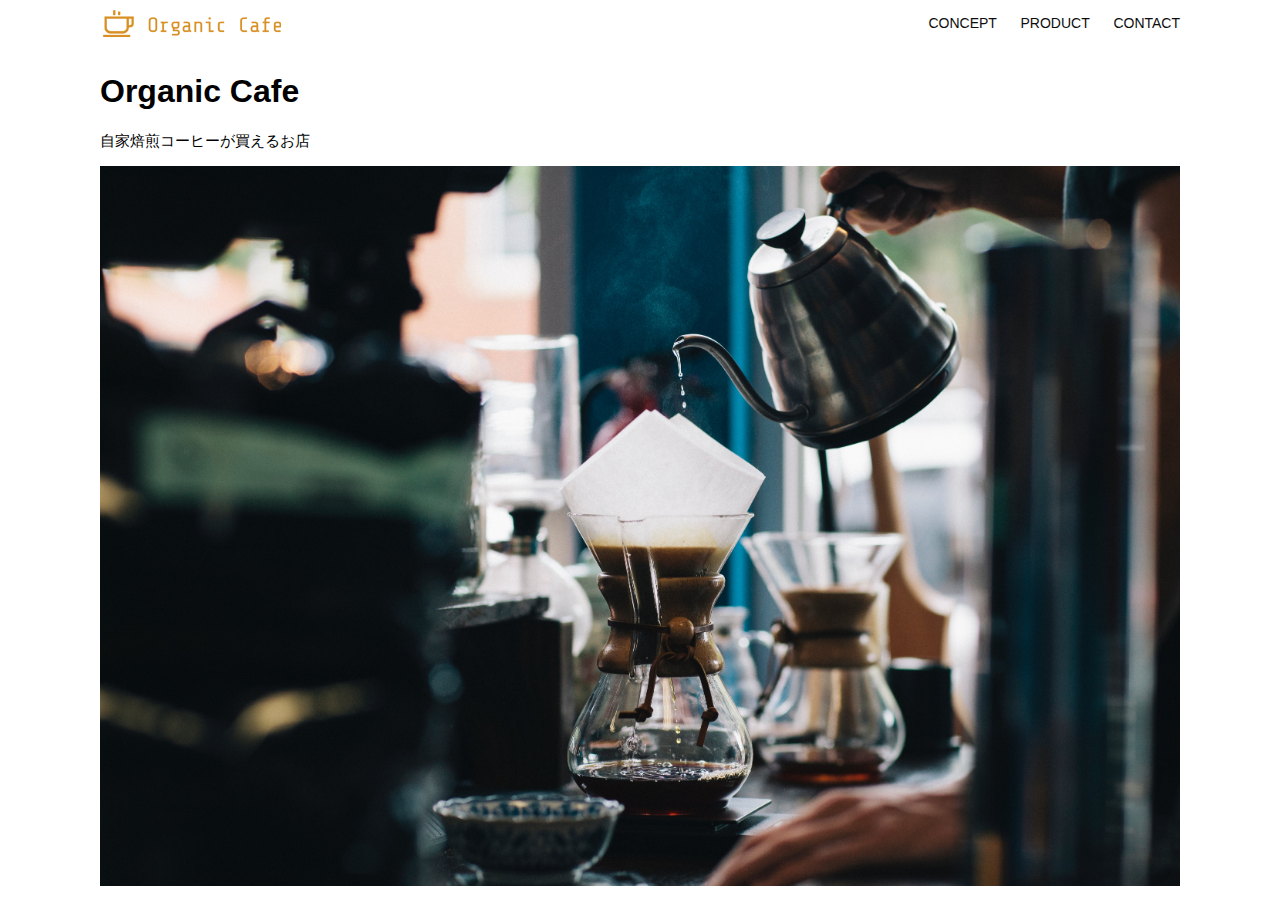
<file: html-css-kadai_013/index.html>
<!DOCTYPE html>
<html>
  <head>
    <title>Organic Cafe</title>
    <meta charset="UTF-8" />
    <meta
      name="description"
      content="自家焙煎のコーヒーがお家で楽しめるOrganic Cafe"
    />
    <meta name="viewport" content="width=device-width, initial-scale=1.0" />
    <link rel="stylesheet" href="style.css" />
  </head>
  <body>
    <!-- ヘッダー -->
    <header>
      <!-- ロゴ -->
      <a href="index.html" id="logo"
        ><img src="images/logo.png" alt="トップページに戻る"
      /></a>

      <!-- PC用ナビゲーション -->
      <nav id="nav-pc">
        <a href="index.html#concept">CONCEPT</a>
        <a href="index.html#product">PRODUCT</a>
        <a href="index.html#contact">CONTACT</a>
      </nav>



      <img id="menu-sp" src="images/button-menu.png" alt="ナビゲーションを開く" onclick="document.getElementById('nav-sp').style.display = 'block'">
      <nav id="nav-sp">
        <img id="close" src="images/button-close.png" alt="ナビゲーションを閉じる" onclick="document.getElementById('nav-sp').style.display = 'none'">
        <a id="logo-sp" href="index.html" onclick="document.getElementById('nav-sp').style.display = 'none'"><img 
          src="images/logo-sp.png" alt="トップページに戻る"></a>
        <a class="menu" href="index.html#concept" onclick="document.getElementById('nav-sp').style.display = 'none'">CONCEPT</a>
        <a class="menu" href="index.html#product" onclick="document.getElementById('nav-sp').style.display = 'none'">PRODUCT</a>
        <a class="menu" href="index.html#contact" onclick="document.getElementById('nav-sp').style.display = 'none'">CONTACT</a>       
      </nav>
    </header>
    <main>
      <article>
        <!-- メインビジュアル -->
        <section id="main-visual">
          <div id="main-message">
            <h1>Organic Cafe</h1>
            <p>自家焙煎コーヒーが買えるお店</p>
          </div>
          <img
            src="images/main-image.jpg"
            alt="コーヒーをハンドドリップで淹れる画像"
          />
        </section>
      </article>
    </main>
  </body>
</html>
</file>
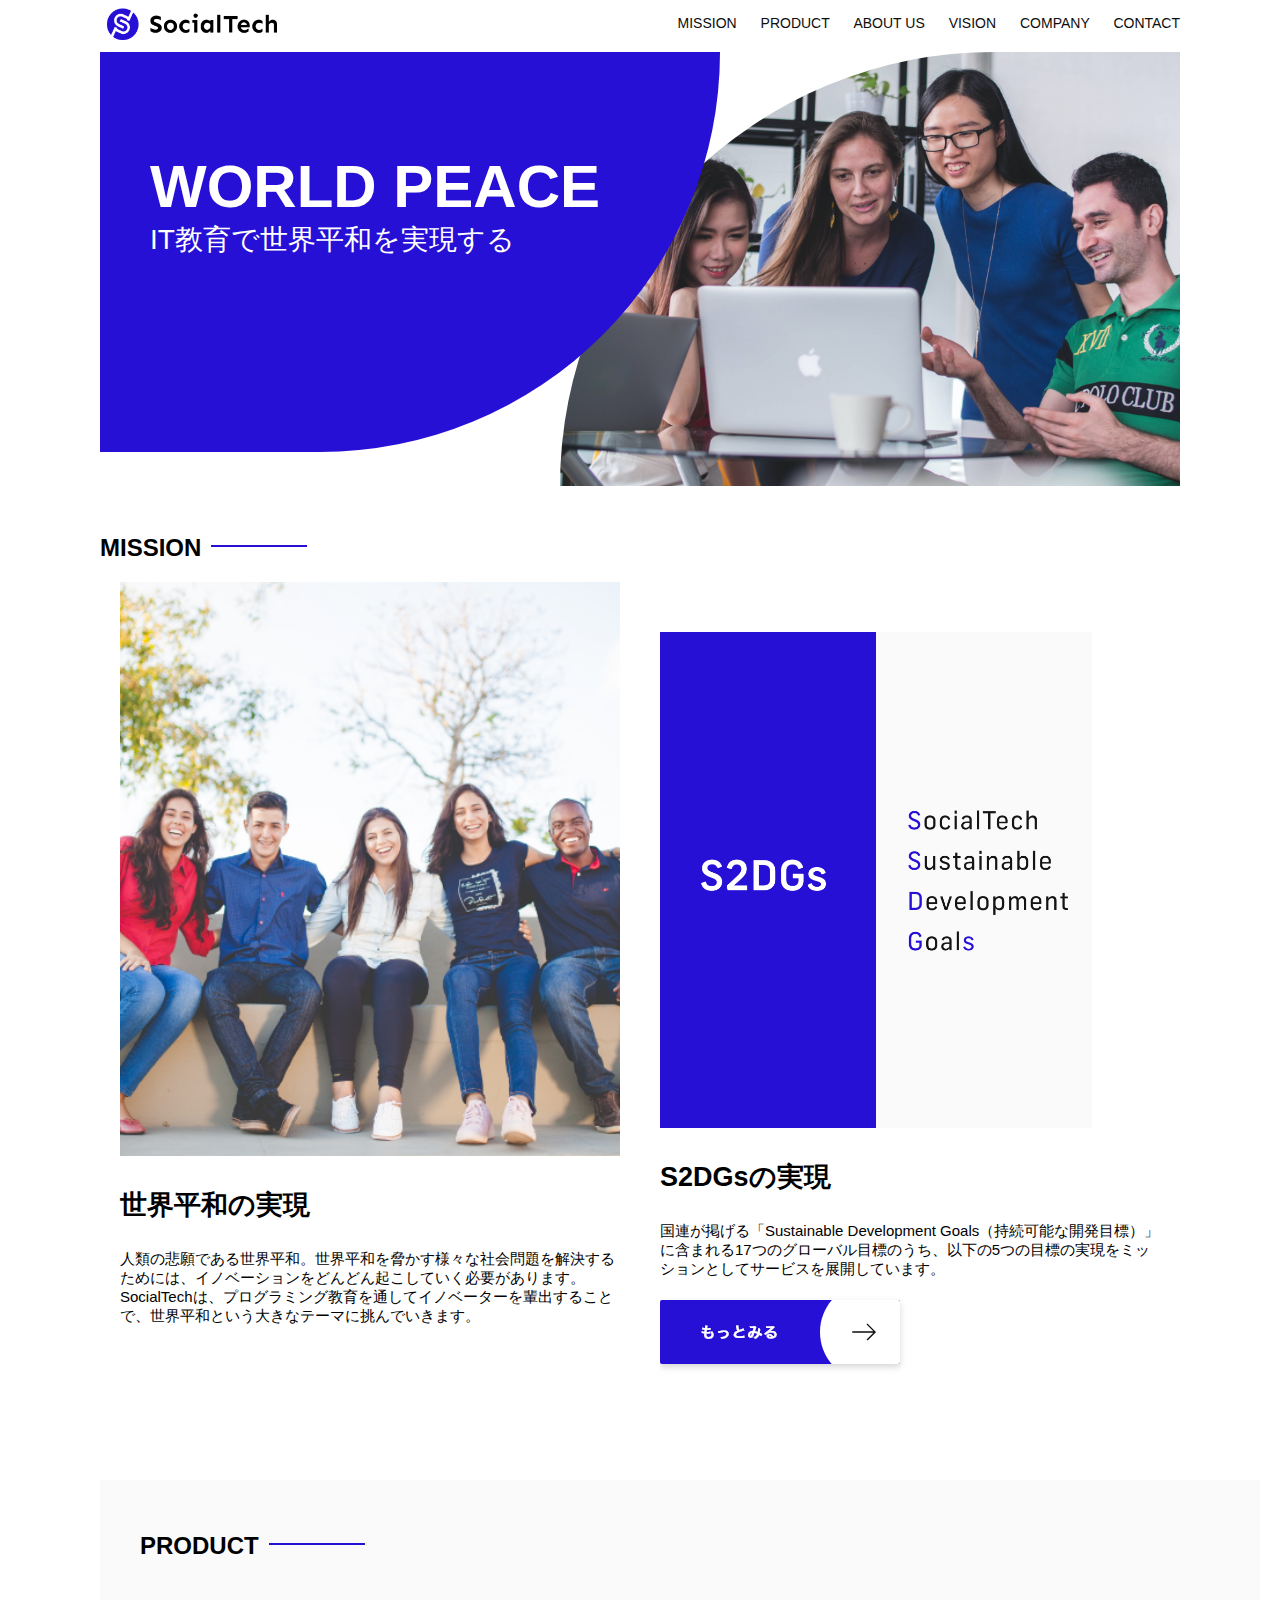
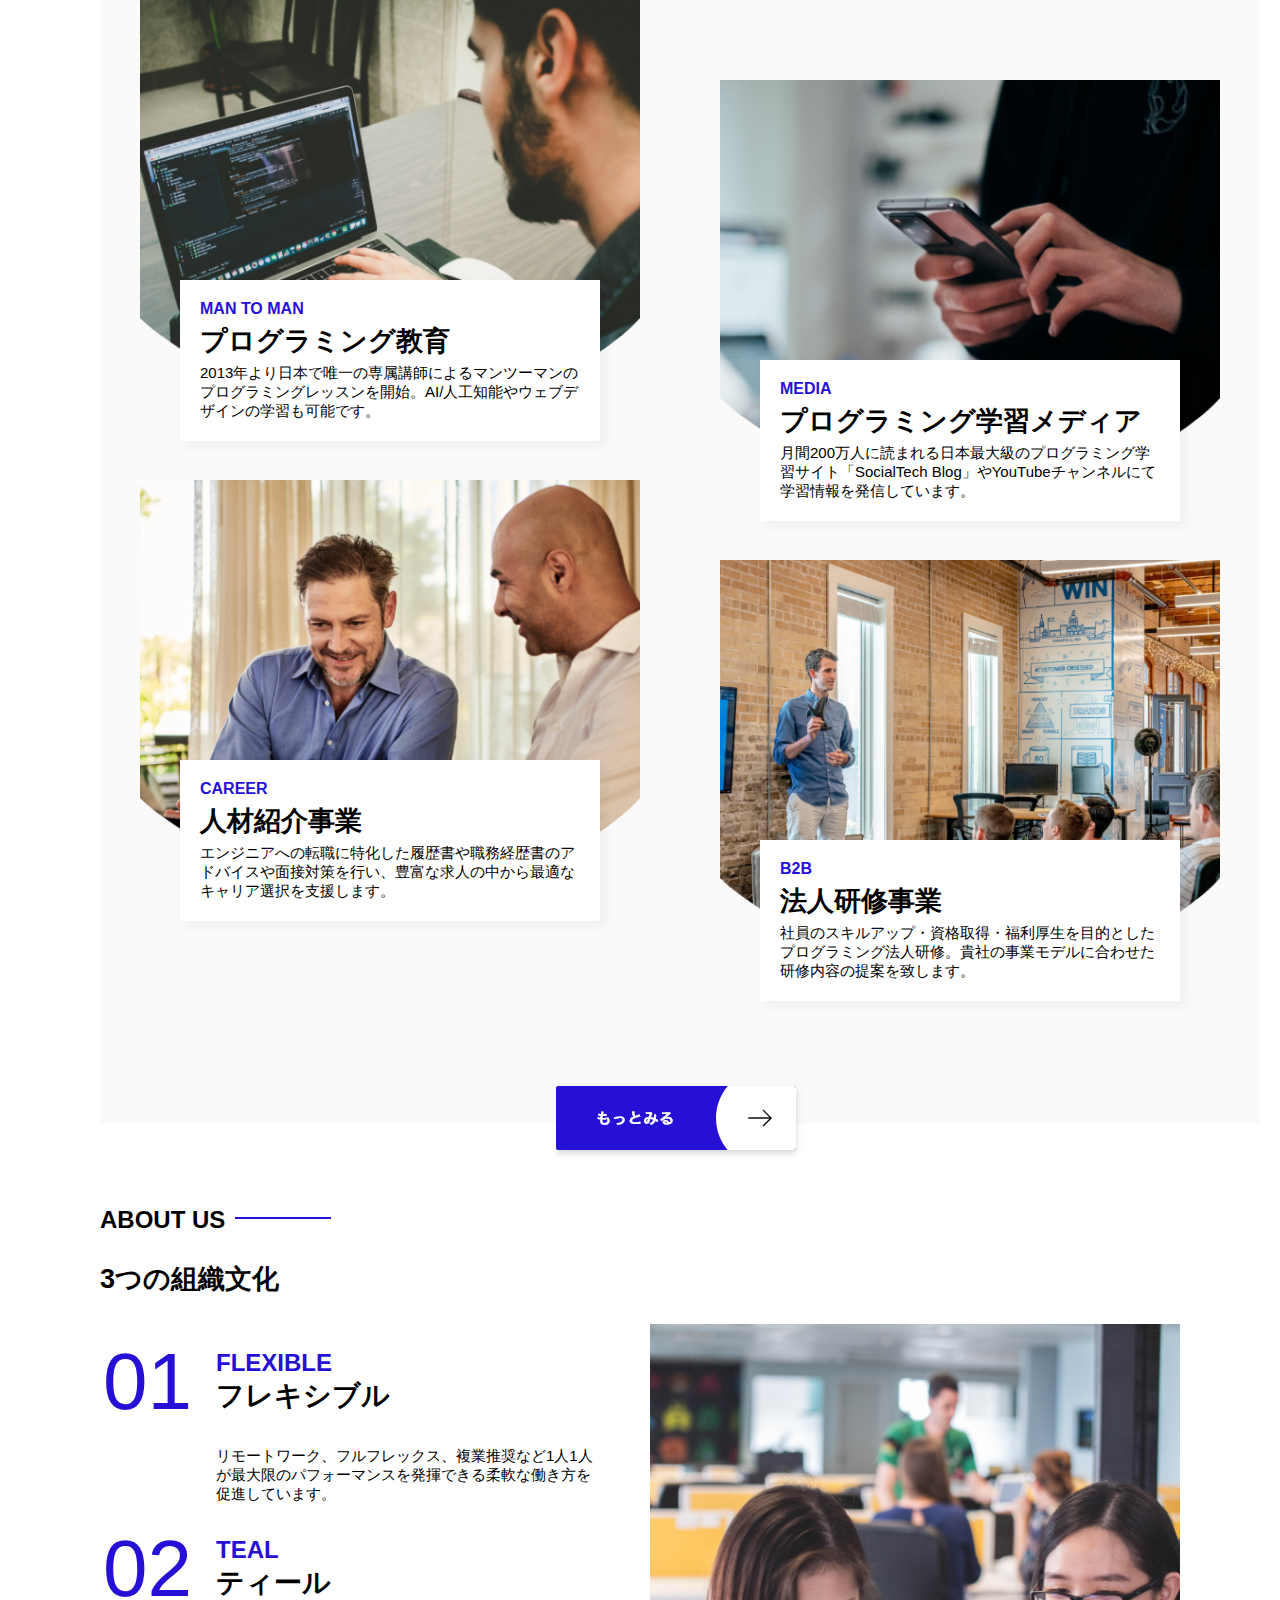
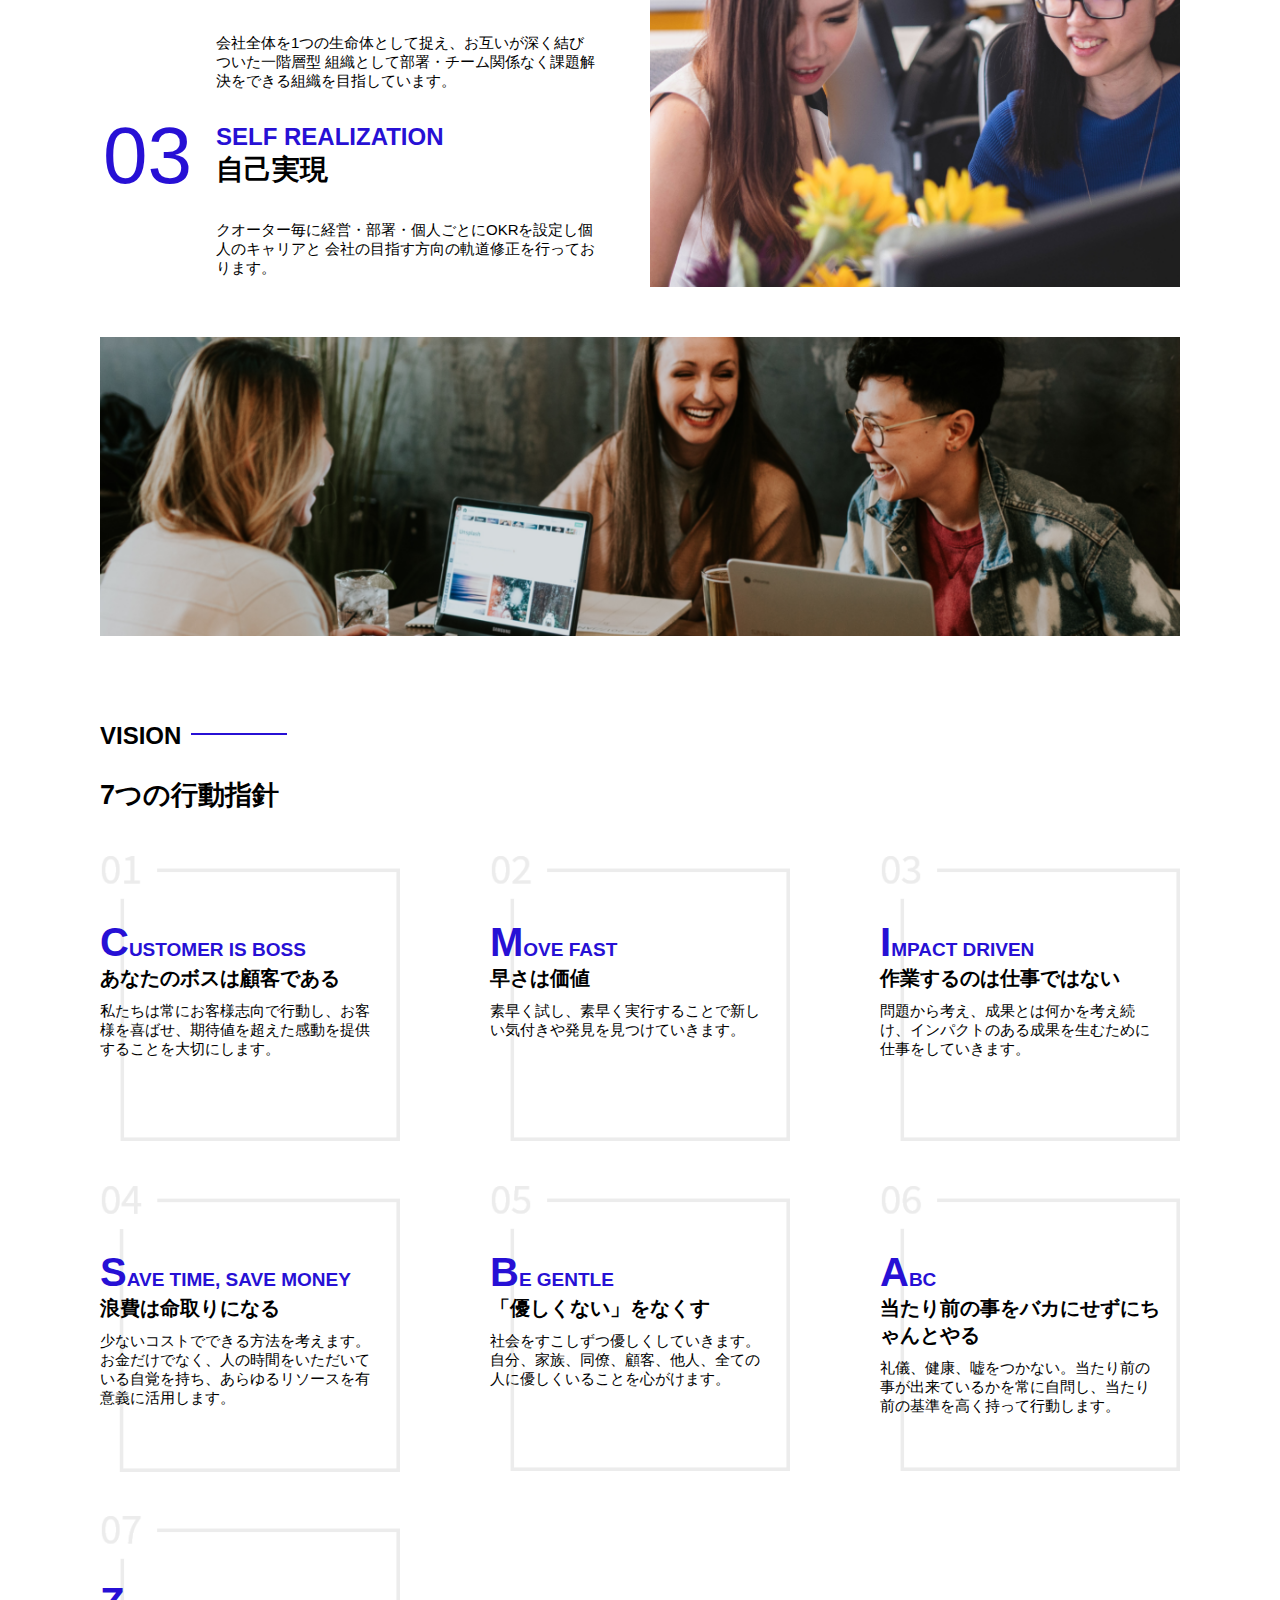
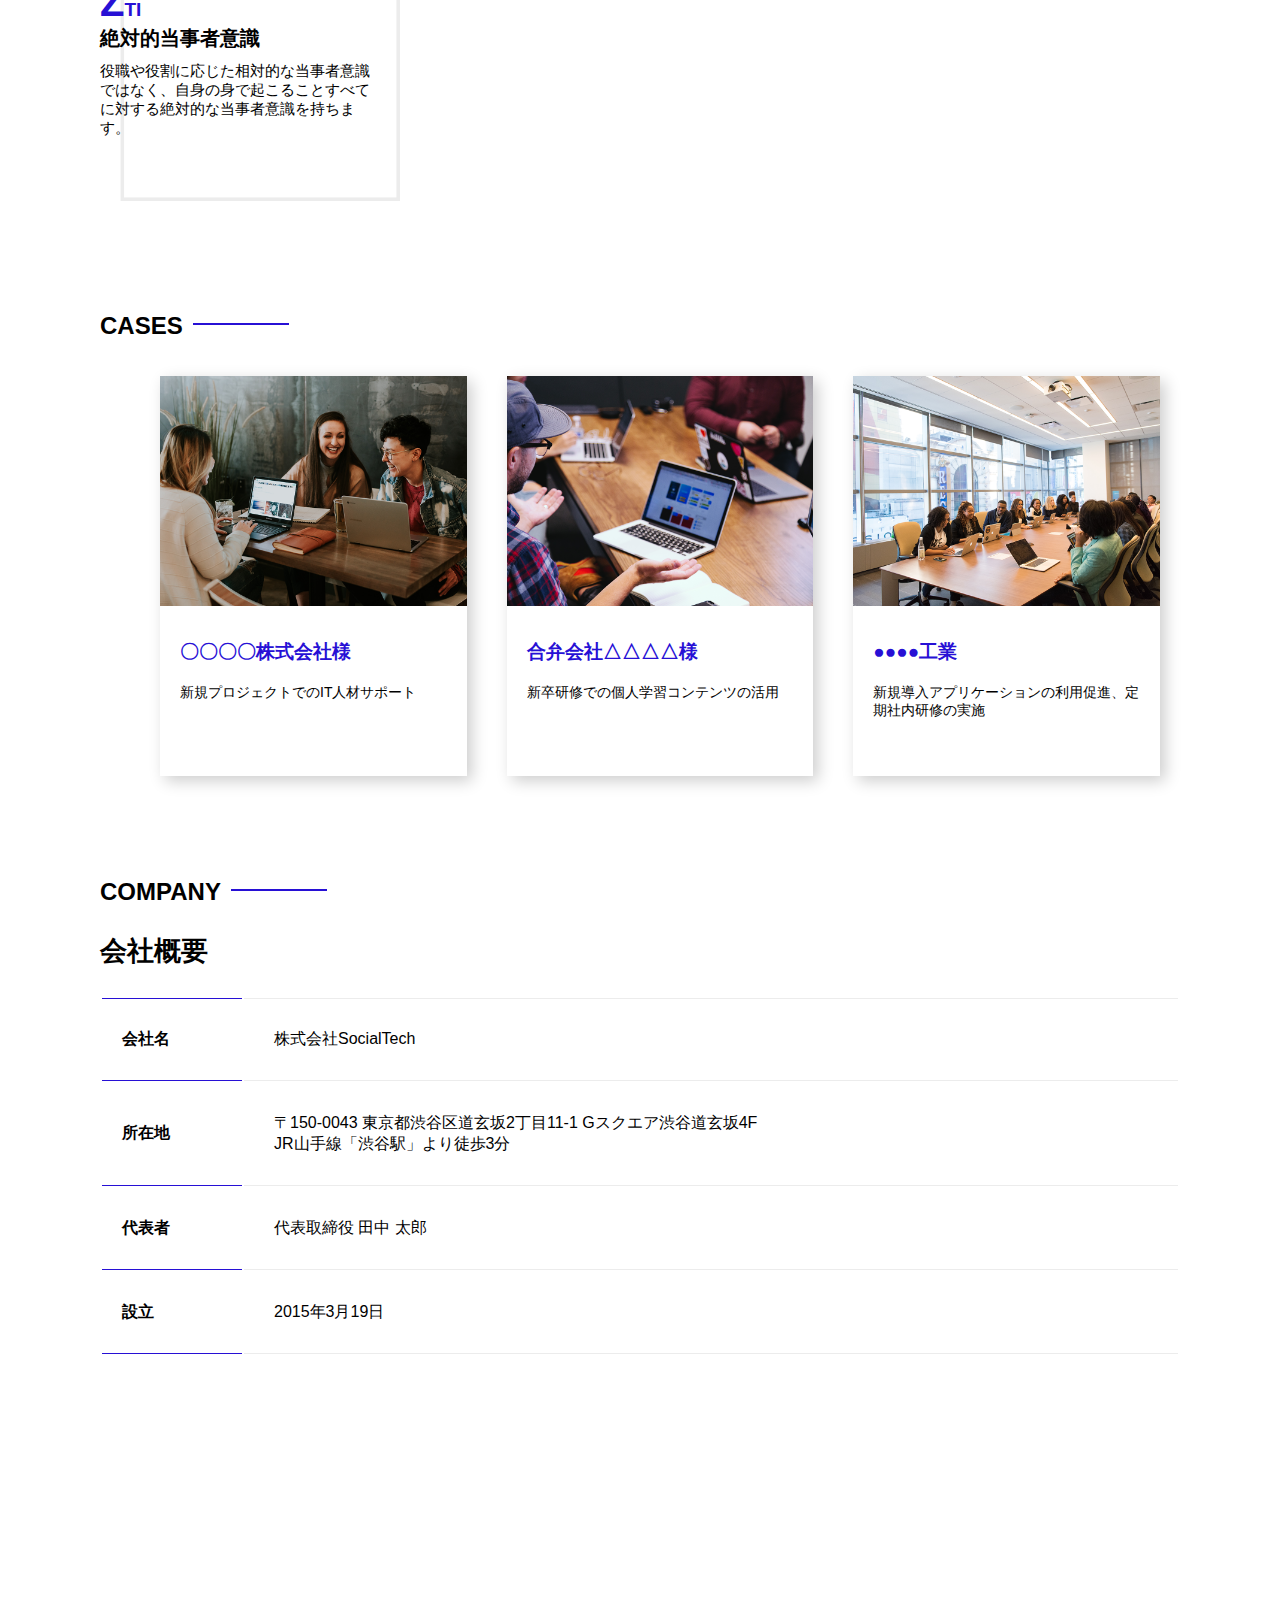
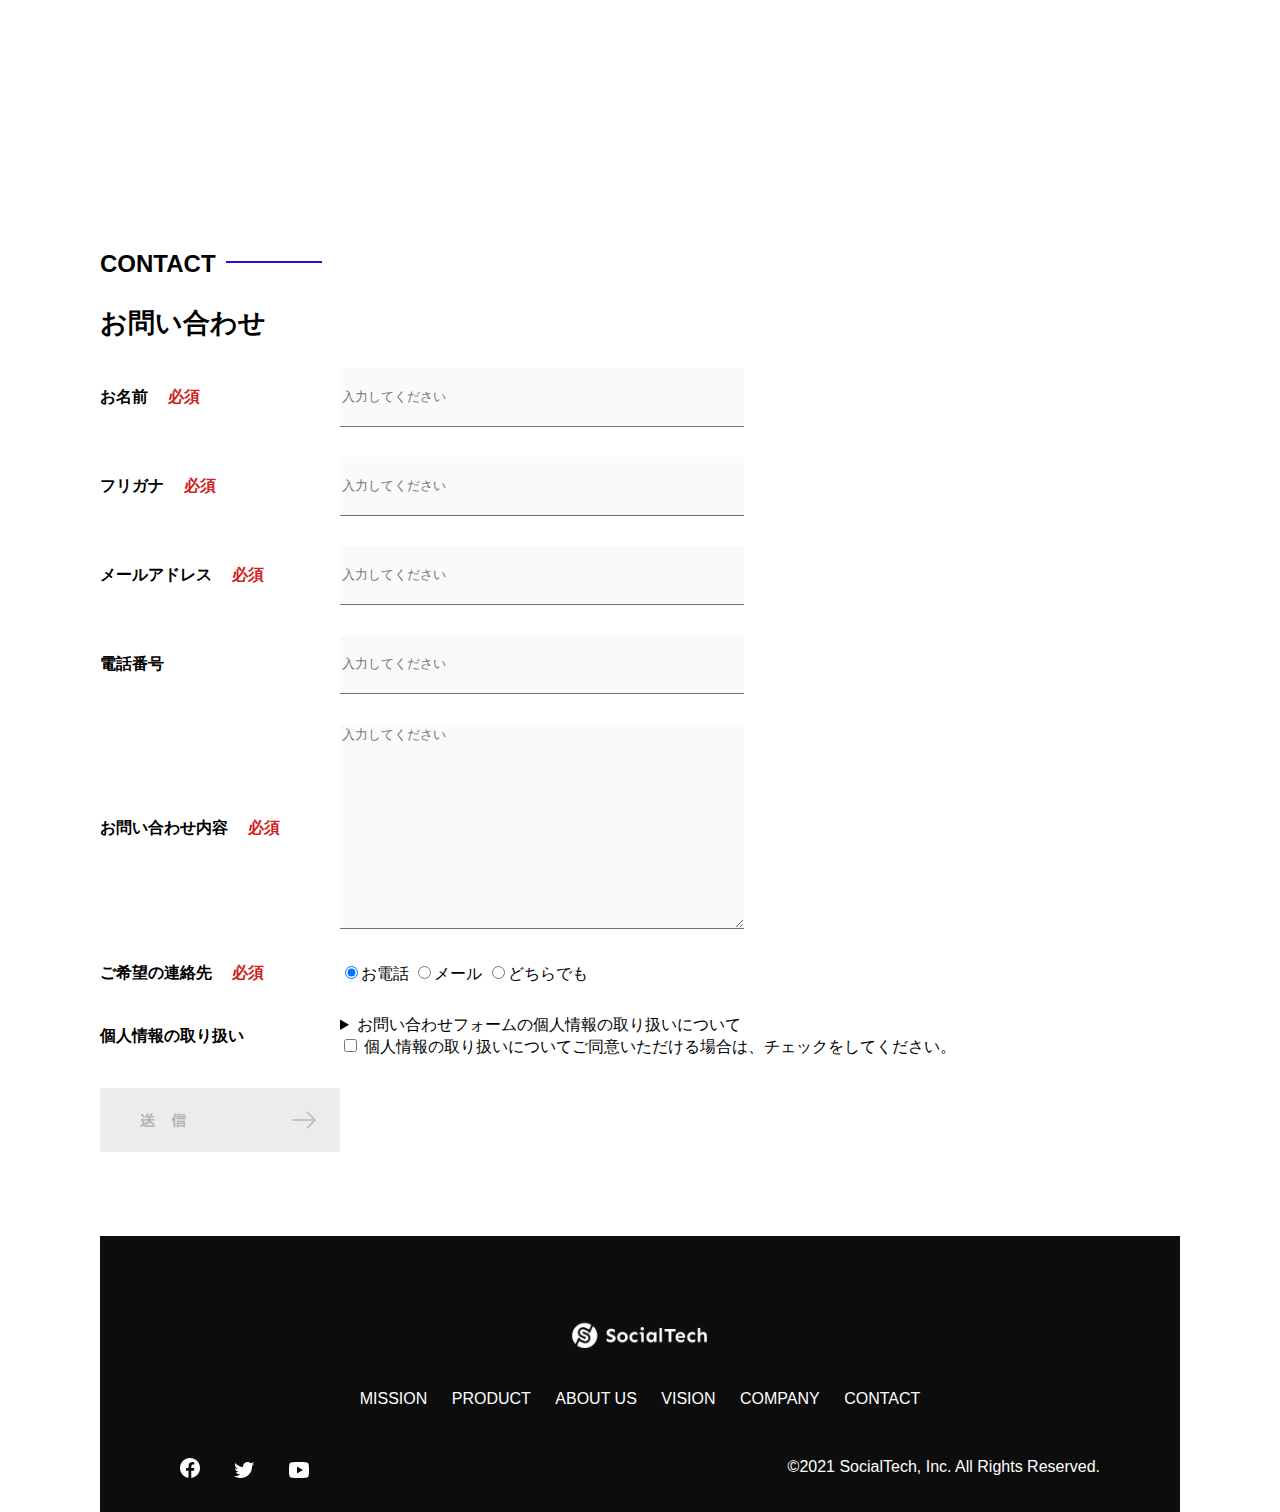
<file: kadai_012/socialtech-kadai_012/index.html>
<!DOCTYPE html>
<html>
  <head>
    <title>SocialTech</title>
    <meta charset="UTF-8" />
    <meta
      name="description"
      content="SocialTechはEdTech業界のリーディングカンパニーを目指します。"
    />
    <meta name="viewport" content="width=device-width, initial-scale=1.0" />
    <link rel="stylesheet" href="style.css" />
  </head>
  <body>
    <!-- ヘッダー -->
    <header>
      <!-- ロゴ -->
      <a href="index.html" id="logo"
        ><img src="images/logo.png" alt="トップページに戻る"
      /></a>

      <!-- PC用ナビゲーション -->
      <nav id="nav-pc">
        <a href="mission.html">MISSION</a>
        <a href="product.html">PRODUCT</a>
        <a href="index.html#aboutus">ABOUT US</a>
        <a href="index.html#vision">VISION</a>
        <a href="index.html#company">COMPANY</a>
        <a href="index.html#contact">CONTACT</a>
      </nav>
    </header>
    <main>
      <article>
        <!-- メインビジュアル -->
        <section id="main-visual">
          <div id="main-message">
            <h1>WORLD PEACE</h1>
            <p>IT教育で世界平和を実現する</p>
          </div>
          <img
            src="images/index/index-main.png"
            alt="PCの周りに集まる多国籍の仲間たち"
          />
        </section>
        <!--ミッション-->
        <section id="mission">
          <h2 class="index-h2">MISSION</h2>
          <div id="mission-flex">
            <div>
              <img
                id="mission-photo"
                src="images/index/index-mission.png"
                alt="屋外のベンチで写真を撮影する多国籍の仲間たち"
              />
              <h3>世界平和の実現</h3>
              <p>
                人類の悲願である世界平和。世界平和を脅かす様々な社会問題を解決するためには、イノベーションをどんどん起こしていく必要があります。SocialTechは、プログラミング教育を通してイノベーターを輩出することで、世界平和という大きなテーマに挑んでいきます。
              </p>
            </div>
            <div>
              <img id="s2dgs" src="images/index/s2dgs.png" alt="S2DGs" />
              <h3>S2DGsの実現</h3>
              <p>
                国連が掲げる「Sustainable Development
                Goals（持続可能な開発目標）」に含まれる17つのグローバル目標のうち、以下の5つの目標の実現をミッションとしてサービスを展開しています。
              </p>
              <a href="mission.html">
                <img src="images/button-more.png" alt="もっとみる" />
              </a>
            </div>
          </div>
        </section>
        <!-- プロダクト -->
        <section id="product">
          <h2 class="index-h2">PRODUCT</h2>
          <div>
            <div id="product-left">
              <div>
                <img
                  class="product-photo"
                  src="images/index/index-mantoman.png"
                  alt="PCでコードを書く男性"
                />
                <div class="product-explain">
                  <span>MAN TO MAN</span>
                  <h3>プログラミング教育</h3>
                  <p>
                    2013年より日本で唯一の専属講師によるマンツーマンのプログラミングレッスンを開始。AI/人工知能やウェブデザインの学習も可能です。
                  </p>
                </div>
              </div>
              <div>
                <img
                  class="product-photo"
                  src="images/index/index-career.png"
                  alt="笑顔で話し合う2人の男性"
                />
                <div class="product-explain">
                  <span>CAREER</span>
                  <h3>人材紹介事業</h3>
                  <p>
                    エンジニアへの転職に特化した履歴書や職務経歴書のアドバイスや面接対策を行い、豊富な求人の中から最適なキャリア選択を支援します。
                  </p>
                </div>
              </div>
            </div>
            <div id="product-right">
              <div>
                <img
                  class="product-photo"
                  src="images/index/index-media.png"
                  alt="スマートフォンを操作する人"
                />
                <div class="product-explain">
                  <span>MEDIA</span>
                  <h3>プログラミング学習メディア</h3>
                  <p>
                    月間200万人に読まれる日本最大級のプログラミング学習サイト「SocialTech
                    Blog」やYouTubeチャンネルにて学習情報を発信しています。
                  </p>
                </div>
              </div>
              <div>
                <img
                  class="product-photo"
                  src="images/index/index-b2b.png"
                  alt="講演中の男性とそれを聴く人々"
                />
                <div class="product-explain">
                  <span>B2B</span>
                  <h3>法人研修事業</h3>
                  <p>
                    社員のスキルアップ・資格取得・福利厚生を目的としたプログラミング法人研修。貴社の事業モデルに合わせた研修内容の提案を致します。
                  </p>
                </div>
              </div>
            </div>
          </div>
          <div>
            <a id="product-more" href="product.html">
              <img src="images/button-more.png" alt="もっとみる" />
            </a>
          </div>
        </section>
        <!---ABOUT US-->
        <section id="aboutus">
          <h2 class="index-h2">ABOUT US</h2>
          <h3>3つの組織文化</h3>
          <div>
            <table class="culture-table">
              <tr>
                <td>
                  <span class="culture-num">01</span>
                </td>
                <td>
                  <span class="culture-en">FLEXIBLE</span>
                  <span class="culture-jp">フレキシブル</span>
                </td>
              </tr>
              <tr>
                <td>
                  <!--空のセル-->
                </td>
                <td>
                  <p class="culture-description">
                    リモートワーク、フルフレックス、複業推奨など1人1人が最大限のパフォーマンスを発揮できる柔軟な働き方を促進しています。
                  </p>
                </td>
              </tr>
              <tr>
                <td>
                  <span class="culture-num">02</span>
                </td>
                <td>
                  <span class="culture-en">TEAL</span>
                  <span class="culture-jp">ティール</span>
                </td>
              </tr>
              <tr>
                <td>
                  <!--空のセル-->
                </td>
                <td>
                  <p class="culture-description">
                    会社全体を1つの生命体として捉え、お互いが深く結びついた一階層型
                    組織として部署・チーム関係なく課題解決をできる組織を目指しています。
                  </p>
                </td>
              </tr>
              <tr>
                <td>
                  <span class="culture-num">03</span>
                </td>
                <td>
                  <span class="culture-en">SELF REALIZATION</span>
                  <span class="culture-jp">自己実現</span>
                </td>
              </tr>
              <tr>
                <td>
                  <!--空のセル-->
                </td>
                <td>
                  <p class="culture-description">
                    クオーター毎に経営・部署・個人ごとにOKRを設定し個人のキャリアと
                    会社の目指す方向の軌道修正を行っております。
                  </p>
                </td>
              </tr>
            </table>
            <img
              class="culture-img"
              src="images/index/index-aboutus1.png"
              alt="笑顔で話し合う2人の女性"
            />
          </div>
          <img
            class="culture-img2"
            src="images/index/index-aboutus2.png"
            alt="笑顔で話し合う3人の男女"
          />
        </section>
        <!-- VISION -->
        <section id="vision">
          <h2 class="index-h2">VISION</h2>
          <h3>7つの行動指針</h3>
          <div>
            <div class="vision-box">
              <img src="images/index/vision-01.png" alt="01" />
              <span>
                <h4>CUSTOMER IS BOSS</h4>
                <h5>あなたのボスは顧客である</h5>
                <p>
                  私たちは常にお客様志向で行動し、お客様を喜ばせ、期待値を超えた感動を提供することを大切にします。
                </p>
              </span>
            </div>
            <div class="vision-box">
              <img src="images/index/vision-02.png" alt="02" />
              <span>
                <h4>MOVE FAST</h4>
                <h5>早さは価値</h5>
                <p>
                  素早く試し、素早く実行することで新しい気付きや発見を見つけていきます。
                </p>
              </span>
            </div>
            <div class="vision-box">
              <img src="images/index/vision-03.png" alt="03" />
              <span>
                <h4>IMPACT DRIVEN</h4>
                <h5>作業するのは仕事ではない</h5>
                <p>
                  問題から考え、成果とは何かを考え続け、インパクトのある成果を生むために仕事をしていきます。
                </p>
              </span>
            </div>
            <div class="vision-box">
              <img src="images/index/vision-04.png" alt="04" />
              <span>
                <h4>SAVE TIME, SAVE MONEY</h4>
                <h5>浪費は命取りになる</h5>
                <p>
                  少ないコストでできる方法を考えます。お金だけでなく、人の時間をいただいている自覚を持ち、あらゆるリソースを有意義に活用します。
                </p>
              </span>
            </div>
            <div class="vision-box">
              <img src="images/index/vision-05.png" alt="05" />
              <span>
                <h4>BE GENTLE</h4>
                <h5>「優しくない」をなくす</h5>
                <p>
                  社会をすこしずつ優しくしていきます。自分、家族、同僚、顧客、他人、全ての人に優しくいることを心がけます。
                </p>
              </span>
            </div>
            <div class="vision-box">
              <img src="images/index/vision-06.png" alt="06" />
              <span>
                <h4>ABC</h4>
                <h5>当たり前の事をバカにせずにちゃんとやる</h5>
                <p>
                  礼儀、健康、嘘をつかない。当たり前の事が出来ているかを常に自問し、当たり前の基準を高く持って行動します。
                </p>
              </span>
            </div>
            <div class="vision-box">
              <img src="images/index/vision-07.png" alt="07" />
              <span>
                <h4>ZTI</h4>
                <h5>絶対的当事者意識</h5>
                <p>
                  役職や役割に応じた相対的な当事者意識ではなく、自身の身で起こることすべてに対する絶対的な当事者意識を持ちます。
                </p>
              </span>
            </div>
          </div>
        </section>
        <!-- CASES -->
        <section id="cases">
          <h2 class="index-h2">CASES</h2>
          <ul>
            <li class="case-card">
              <img class="case-img" src="images/index/case-1.png" alt="仲良く語り合う３人">
              <div class="case-info">
                <h3 class="case-name">〇〇〇〇株式会社様</h3>
                <p class="case-content">新規プロジェクトでのIT人材サポート</p>
              </div>
            </li>
            <li class="case-card">
              <img class="case-img" src="images/index/case-2.png" alt="PCでコンテンツを見る">
              <div class="case-info">
                <h3 class="case-name">合弁会社△△△△様</h3>
                <p class="case-content">新卒研修での個人学習コンテンツの活用</p>
              </div>
            </li>
            <li class="case-card">
              <img class="case-img" src="images/index/case-3.png" alt="社内研修中の会議室">
              <div class="case-info">
                <h3 class="case-name">●●●●工業</h3>
                <p class="case-content">新規導入アプリケーションの利用促進、定期社内研修の実施</p>
              </div>
            </li>
          </ul>
        </section>

        <!-- COMPANY -->
        <section id="company">
          <h2 class="index-h2">COMPANY</h2>
          <h3>会社概要</h3>
          <table id="company-table">
            <tr>
              <th class="tableheader-first">会社名</th>
              <td class="cell-first">株式会社SocialTech</td>
            </tr>
            <tr>
              <th class="tableheader">所在地</th>
              <td class="cell">
                〒150-0043 東京都渋谷区道玄坂2丁目11-1 Gスクエア渋谷道玄坂4F<br />JR山手線「渋谷駅」より徒歩3分
              </td>
            </tr>
            <tr>
              <th class="tableheader">代表者</th>
              <td class="cell">代表取締役 田中 太郎</td>
            </tr>
            <tr>
              <th class="tableheader">設立</th>
              <td class="cell">2015年3月19日</td>
            </tr>
          </table>
          <iframe
            src="https://www.google.com/maps/embed?pb=!1m18!1m12!1m3!1d3241.7759544892483!2d139.69399665123464!3d35.65789123876098!2m3!1f0!2f0!3f0!3m2!1i1024!2i768!4f13.1!3m3!1m2!1s0x60188caa0042e8d1%3A0xba130bea826a7aa2!2z44CSMTUwLTAwNDMg5p2x5Lqs6YO95riL6LC35Yy66YGT546E5Z2C77yS5LiB55uu77yR77yR4oiS77yR!5e0!3m2!1sja!2sjp!4v1636872991912!5m2!1sja!2sjp"
            style="border: 0"
            allowfullscreen=""
            loading="lazy"
          >
          </iframe>
        </section>
        <!-- お問い合わせフォーム -->
        <section id="contact">
          <h2 class="index-h2">CONTACT</h2>
          <h3>お問い合わせ</h3>
          <form>
            <div>
              <div class="contact-heading">
                <label class="contact-label"
                  >お名前<span class="contact-span">必須</span></label
                >
              </div>
              <div class="contact-form">
                <input
                  type="text"
                  name="name"
                  placeholder="入力してください"
                  class="contact-textbox"
                />
              </div>
            </div>
            <div>
              <div class="contact-heading">
                <label class="contact-label"
                  >フリガナ<span class="contact-span">必須</span></label
                >
              </div>
              <div>
                <input
                  type="text"
                  name="hurigana"
                  placeholder="入力してください"
                  class="contact-textbox"
                />
              </div>
            </div>
            <div>
              <div class="contact-heading">
                <label class="contact-label"
                  >メールアドレス<span class="contact-span">必須</span></label
                >
              </div>
              <div>
                <input
                  type="text"
                  name="email"
                  placeholder="入力してください"
                  class="contact-textbox"
                />
              </div>
            </div>
            <div>
              <div class="contact-heading">
                <label class="contact-label">電話番号</label>
              </div>
              <div>
                <input
                  type="text"
                  name="tel"
                  placeholder="入力してください"
                  class="contact-textbox"
                />
              </div>
            </div>
            <div>
              <div class="contact-heading">
                <label class="contact-label"
                  >お問い合わせ内容<span class="contact-span">必須</span></label
                >
              </div>
              <div>
                <textarea
                  class="contact-textarea"
                  placeholder="入力してください"
                  name="message"
                ></textarea>
              </div>
            </div>
            <div>
              <div class="contact-heading">
                <label class="contact-label"
                  >ご希望の連絡先<span class="contact-span">必須</span></label
                >
              </div>
              <div>
                <input
                  class="radiobutton"
                  type="radio"
                  value="tel"
                  name="contact"
                  checked
                /><label>お電話</label>
                <input
                  class="radiobutton"
                  type="radio"
                  value="mail"
                  name="contact"
                /><label>メール</label>
                <input
                  class="radiobutton"
                  type="radio"
                  value="both"
                  name="contact"
                /><label>どちらでも</label>
              </div>
            </div>
            <div>
              <div class="contact-heading">
                <label class="contact-label">個人情報の取り扱い</label>
              </div>
              <div>
                <details>
                  <summary>
                    お問い合わせフォームの個人情報の取り扱いについて
                  </summary>
                  <div>
                    <span>１．組織の名称又は氏名</span><br />
                    株式会社SocialTech<br /><br />
                    <span
                      >２．個人情報保護管理者（若しくはその代理人）の氏名又は職名、所属及び連絡先
                      鈴木 一郎 コーポレート部</span
                    ><br />
                    メールアドレス：support@socialtech.net<br />
                    TEL：03-xxxx-xxxx<br />
                    <span>３．個人情報の利用目的</span><br />
                    ・本サービス及び本サービスに関連する情報の提供又はそれらに関する連絡のため<br />
                    ・ユーザーの本人確認のため<br />
                    ・当社サービスのご案内のため<br />
                    ・当社の商品等の広告または宣伝（電子メールによるものを含むものとします。）<br /><br />
                    <span>４．個人情報の取り扱い業務の委託</span><br />
                    個人情報の取扱業務の全部または一部を外部に業務委託する場合があります。<br />
                    その際、弊社は、個人情報を適切に保護できる管理体制を敷き実行していることを条件として<br />
                    委託先を厳選したうえで、機密保持契約を委託先と締結し、お客様の個人情報を厳密に管理させます。<br /><br />
                    <span>５．個人情報の開示等の請求</span><br />
                    お客様は、弊社に対してご自身の個人情報の開示等（利用目的の通知、開示、内容の訂正・追加・削除、利用の停止または消去、第三者への提供の停止）に関して、当社問合わせ窓口に申し出ることができます。<br />
                    その際、弊社はお客様ご本人を確認させていただいたうえで、合理的な期間内に対応いたします。<br /><br />
                    なお、個人情報に関する弊社問合わせ先は、次の通りです。<br /><br />
                    株式会社SocialTech　個人情報問合せ窓口<br />
                    〒150-0043　東京都渋谷区道玄坂2丁目11-1 Ｇスクエア渋谷道玄坂
                    4F<br />
                    メールアドレス：support@socialtech.net　TEL：03-xxxx-xxxx<br /><br />
                    <span>６．個人情報を提供されることの任意性について</span
                    ><br /><br />
                    お客様がご自身の個人情報を弊社に提供されるか否かは、お客様のご判断によりますが、もしご提供されない場合には、適切なサービスが提供できない場合がありますので予めご了承ください。
                  </div>
                </details>
                <input type="checkbox" name="agree" />
                <span
                  >個人情報の取り扱いについてご同意いただける場合は、チェックをしてください。</span
                >
              </div>
            </div>
            <input
              type="image"
              value="Submit"
              src="images/button-submit.png"
              alt="送信する"
            />
          </form>
        </section>
      </article>
      <footer>
        <div id="footer-logo">
          <img src="images/logo-sp.png" alt="SocialTech" />
        </div>
        <div id="footer-link">
          <a href="mission.html">MISSION</a>
          <a href="product.html">PRODUCT</a>
          <a href="index.html#aboutus">ABOUT US</a>
          <a href="index.html#vision">VISION</a>
          <a href="index.html#company">COMPANY</a>
          <a href="index.html#contact">CONTACT</a>
        </div>
        <div id="sns-footer">
          <a href="https://www.facebook.com/sejuku2013"
            ><img src="images/button-facebook.png" alt="Facebookのリンク"
          /></a>
          <a href="https://twitter.com/samuraijuku"
            ><img src="images/button-twitter.png" alt="Twitterのリンク"
          /></a>
          <a href="https://www.youtube.com/channel/UCCFOQO5aDK0xXam4cUQXT8g"
            ><img src="images/button-youtube.png" alt="YouTubeのリンク"
          /></a>
          <span id="copyright"
            >&copy;2021 SocialTech, Inc. All Rights Reserved.
          </span>
        </div>
      </footer>
    </main>
  </body>
</html>
</file>
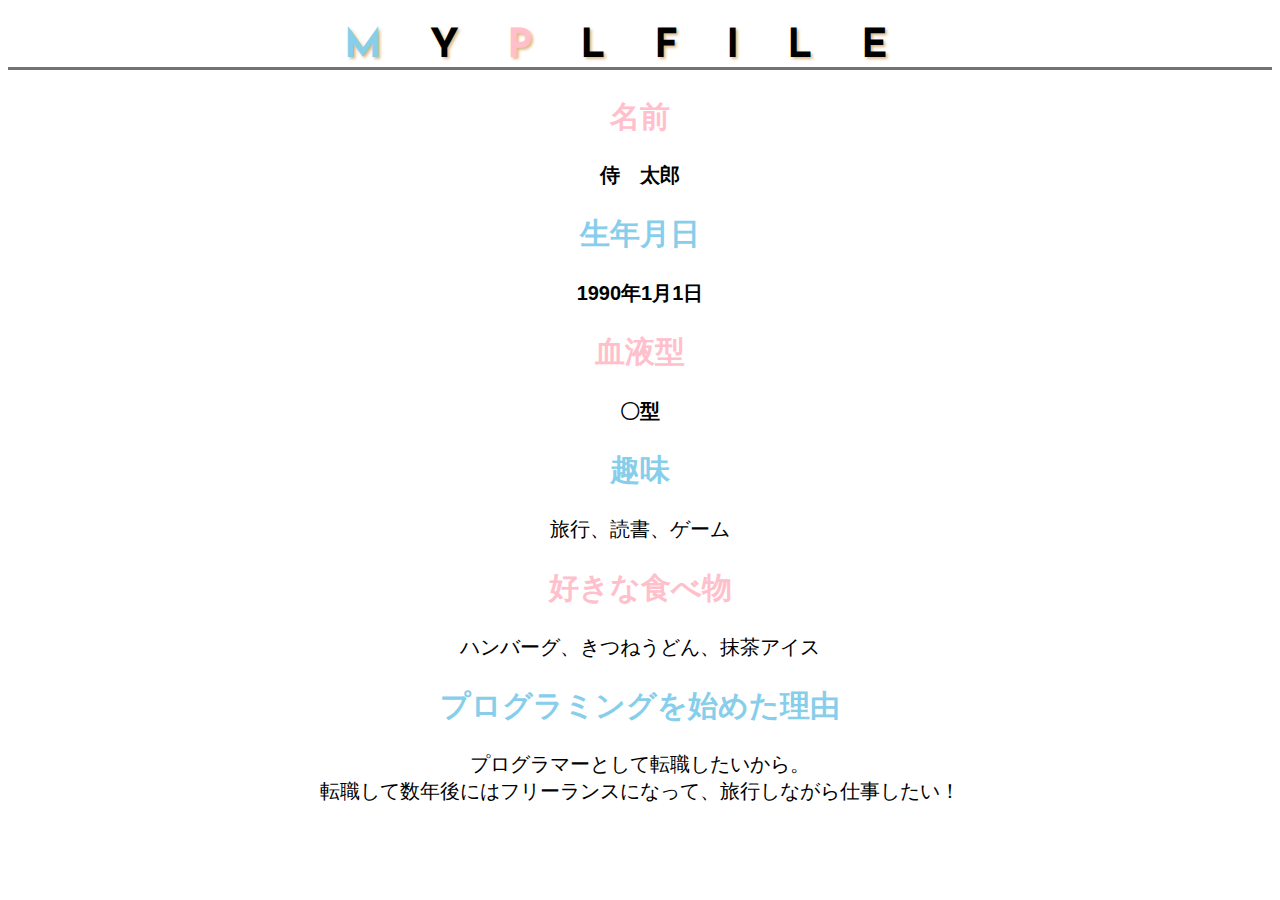
<file: kadai_014/kadai_014.html>
<!DOCTYPE html>
<html>
    <head>
        <title>14章課題</title>
        <meta name="descripution" content="このページは14章の課題です">
        <meta charset="utf-8">
        <link rel="stylesheet" href="style.css">
        <link rel="preconnect" href="https://fonts.googleapis.com">
        <link rel="preconnect" href="https://fonts.gstatic.com" crossorigin>
        <link href="https://fonts.googleapis.com/css2?family=Josefin+Sans:ital,wght@0,100..700;1,100..700&display=swap" rel="stylesheet">
    </head>
    <body>
        <header>
            <h1><span class="text-skyblue">M</span>Y<span class="text-pink">P</span>LFILE</h1>
        </header>
        <main>
            <div id="basic">
                <h2 class="text-pink">名前</h2>
                <p>侍　太郎</p>
                <h2 class="text-skyblue">生年月日</h2>
                <p>1990年1月1日</p>
                <h2 class="text-pink">血液型</h2>
                <p>〇型</p>
           </div>
           <h2 class="text-skyblue">趣味</h2>
           <p>旅行、読書、ゲーム</p>
           <h2 class="text-pink">好きな食べ物</h2>
           <p>ハンバーグ、きつねうどん、抹茶アイス</p>
           <h2 class="text-skyblue">プログラミングを始めた理由</h2>
           <p>プログラマーとして転職したいから。<br>転職して数年後にはフリーランスになって、旅行しながら仕事したい！</p>
        </main>
    </body>
   
</html>
</file>
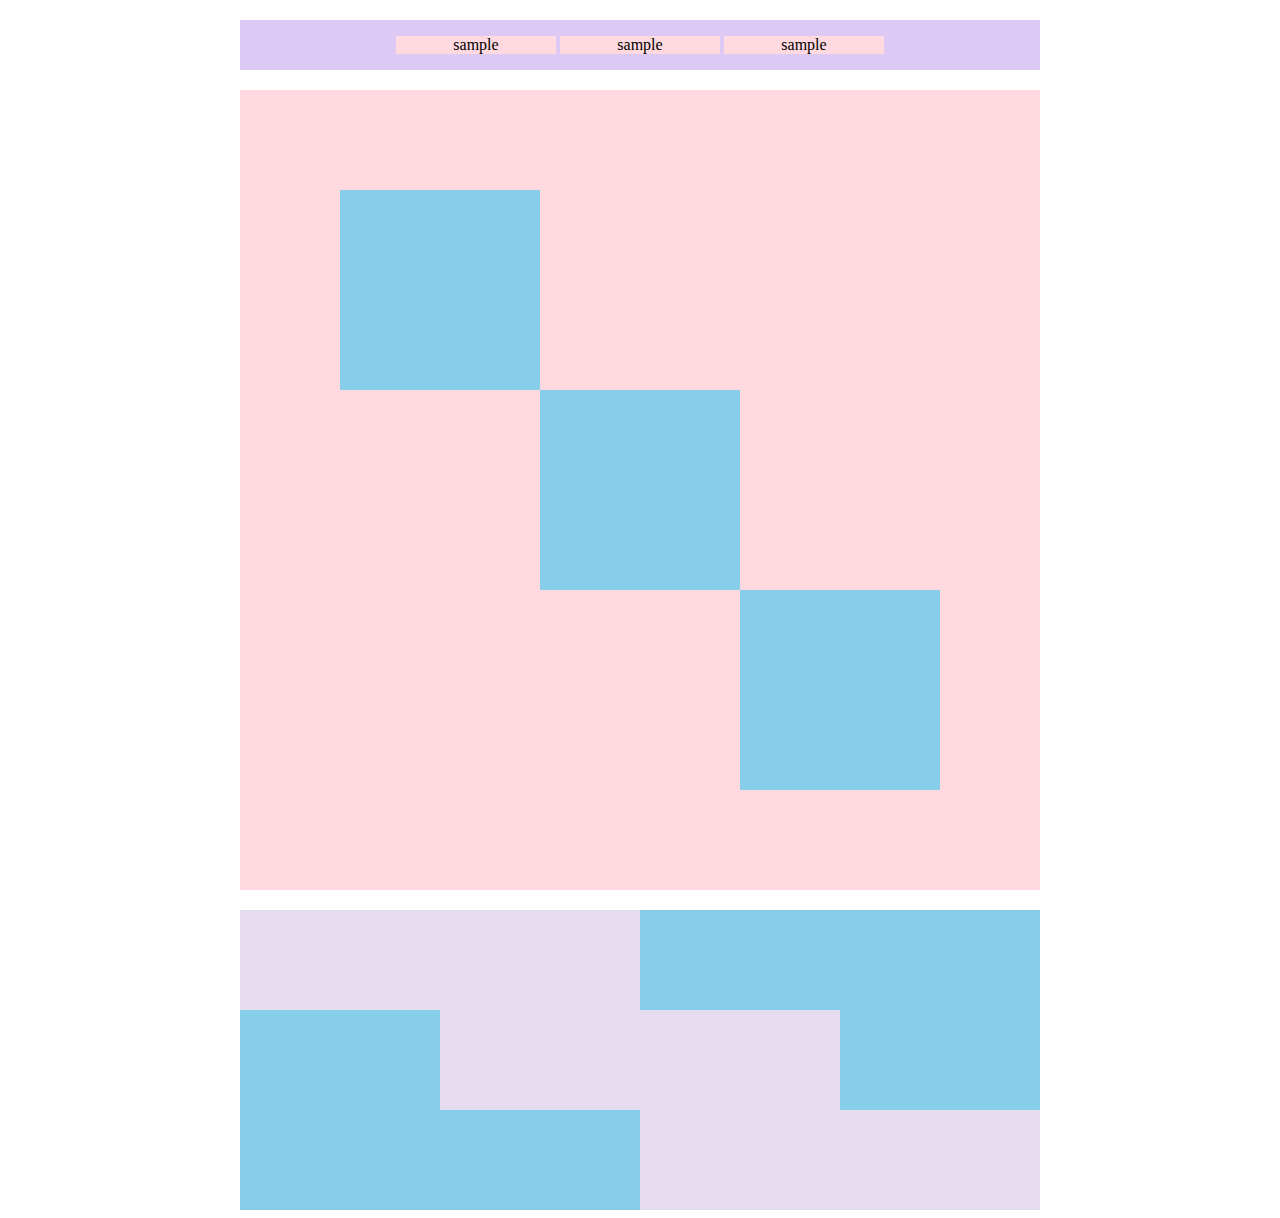
<file: kadai_018/kadai_018.html>
<!DOCTYPE html>
<html>
    <head>
        <title>18章課題</title>
        <meta name="descripution" content="このページは18章の課題です">
        <meta charset="utf-8">
        <link rel="stylesheet" href="style.css">
    </head>
    <body>
        <div id="top">
            <p class="top-child">sample</p>
            <p class="top-child">sample</p>
            <p class="top-child">sample</p>       
        </div>
        <div id="middle">
            <div id="middle-child01"></div>
            <div id="middle-child02"></div>
            <div id="middle-child03"></div>
        </div>
        <div id="bottom">
            <div id="bottom-child01"></div>
            <div id="bottom-child02"></div>
            <div id="bottom-child03"></div>
        </div>
    </body>
</html>
</file>
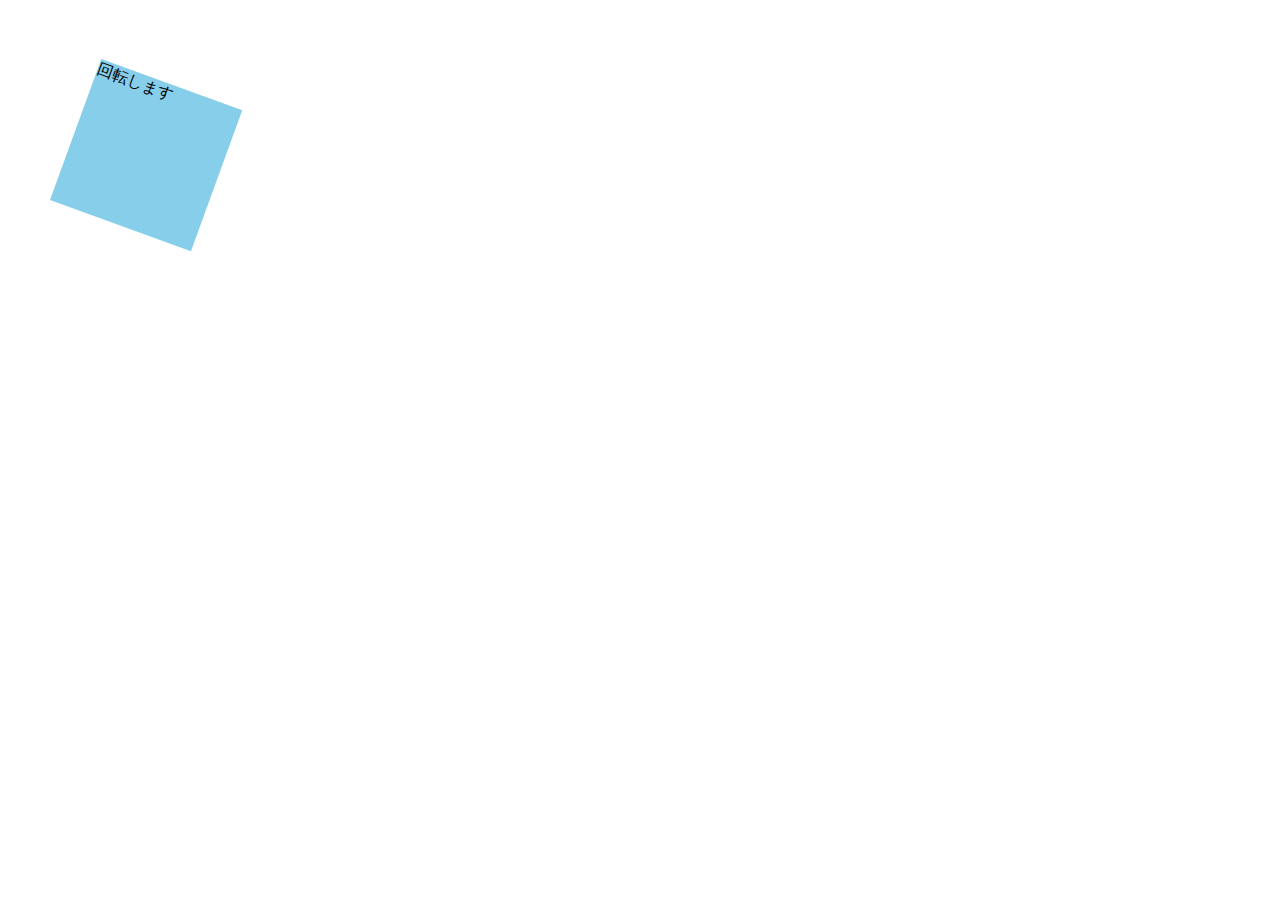
<file: kadai_mdn_css/mdn.html>
<!DOCTYPE html>
<html>

<head>
    <style>
        div {
            position: absolute;
            left: 50px;
            top: 50px;
            width: 150px;
            height: 150px;
            background-color: skyblue;
            rotate: 20deg;
            transform-origin: bottom left;
        }
    </style>
</head>

<body>
    <div>
        回転します
    </div>

</body>

</html>
</file>
<file: html-css-kadai_013/style.css>
/* PC、スマホ共通スタイル */
body {
  font-family: "Source Sans Pro", "Hiragino Kaku Gothic ProN", Meiryo, Arial,
    sans-serif;
}

p {
  font-size: 15px;
}

#main-visual>img {
  width: 100%;
}

/*================
PC用のスタイル 
=================*/
@media screen and (min-width: 768px) {
  /* 横幅設定 */
  body {
    max-width: 1080px;
    min-width: 960px;
    margin: 0 auto 0 auto;
  }

  /* ヘッダー */
  header {
    display: flex;
    justify-content: space-between;
  }

  /* ナビゲーションのレイアウト */
  #nav-pc {
    text-align: right;
    font-size: 14px;
    padding-top: 15px;
  }

  /* ナビゲーションのリンクの装飾設定 */
  #nav-pc>a {
    text-decoration: none;
    margin-left: 20px;
  }

  #nav-pc>a:link {
    color: #0d0d0d;
  }

  #nav-pc>a:visited {
    color: #0d0d0d;
  }

  #nav-pc>a:hover {
    color: #0d0d0d;
    text-decoration: underline;
  }

  #nav-pc>a:active {
    color: #0d0d0d;
  }

  #menu-sp {
    display: none;
  }

  #nav-sp {
    display: none;
  }
}





@media screen and (max-width: 767px) {
  
  body {
    min-width: 375px;
    margin: 0;
  }

  #nav-pc{
    display: none;
  }

  #menu-sp {
    float: right;
    padding: 0;
  }

  #nav-sp {
    background-color: #ce933e;
    position: absolute;
    left: 0;
    top: 0;
    height: 100%;
    width: 100%;
    display: none;
    z-index: 100;
  }

  #close {
    position: absolute;
    top: 20px;
    right: 20px;
  }

  #logo-sp {
    margin: 80px 0px 30px 20px;
  }

  #nav-sp > a {
    display: block;
  }

  #nav-sp > a:link, a:visited, a:hover, a:active {
    color: #ffffff;
  }

  #nav-sp > a:hover {
    text-decoration: underline;
  }

  #nav-sp > .menu {
    text-decoration: none;
    display: block;
    margin: 0px 20px;
    height: 44px;
    font-size: 16px;
    background-image: url(images/arrow.png);
    background-repeat: no-repeat;
    background-position: right top;
  }
}
</file>
<file: kadai_012/socialtech-kadai_012/style.css>
/* PC、スマホ共通スタイル */
body {
  font-family: "Source Sans Pro", "Hiragino Kaku Gothic ProN", Meiryo, Arial,
    sans-serif;
}

p {
  font-size: 15px;
}

/*================
PC用のスタイル 
=================*/
/* 横幅設定 */
body {
  max-width: 1080px;
  min-width: 960px;
  margin: 0 auto 0 auto;
}

/* ヘッダー */
header {
  display: flex;
  justify-content: space-between;
}

/* ナビゲーションのレイアウト */
#nav-pc {
  text-align: right;
  font-size: 14px;
  padding-top: 15px;
}

/* ナビゲーションのリンクの装飾設定 */
#nav-pc>a {
  text-decoration: none;
  margin-left: 20px;
}

#nav-pc>a:link {
  color: #0d0d0d;
}

#nav-pc>a:visited {
  color: #0d0d0d;
}

#nav-pc>a:hover {
  color: #0d0d0d;
  text-decoration: underline;
}

#nav-pc>a:active {
  color: #0d0d0d;
}

/* メインビジュアル*/
#main-visual {
  position: relative;
  height: 400px;
}

#main-message {
  position: absolute;
  top: 0;
  left: 0;
  background-color: #2710d5;
  color: #ffffff;
  border-radius: 0 0 476px 0;
  max-width: 620px;
  height: 100%;
  width: 100%;
  z-index: 11;
}

#main-message>h1 {
  font-size: 60px;
  font-weight: bold;
  margin: 100px 0 0 50px;
}

#main-message>p {
  font-size: 28px;
  margin: 0 0 0 50px;
}

#main-visual>img {
  max-width: 620px;
  border-radius: 476px 0 0 0;
  position: absolute;
  top: 0;
  right: 0;
  z-index: 10;
}

/* 見出し */
h2 {
  margin: 40px 0 0 0;
}

h2::after {
  content: url("images/line.png");
  margin-left: 10px;
}

h3 {
  font-size: 27px;
}

/* ミッション */
#mission {
  margin: 80px auto 80px auto;
  width: 100%;
}

#mission-flex {
  width: 100%;
  display: flex;
}

#mission-flex>div {
  width: 50%;
  margin: 20px;
}

#mission-photo {
  width: 100%;
}

#s2dgs {
  margin-top: 50px;
}

/* プロダクト */
#product {
  background-color: #fafafa;
  width: 100%;
  margin: 80px 0 80px 0;
  padding: 10px 40px 0px 40px;
}

/* 外枠 */
#product>div {
  margin-top: 40px;
  display: flex;
}

/* 左のカラム */
#product-left {
  width: 50%;
  margin-right: 20px;
}

/* 右のカラム */
#product-right {
  width: 50%;
  margin-left: 20px;
  margin-top: 80px;
}

/* 画像＋説明の枠 */
#product-left>div {
  position: relative;
  height: 480px;
  margin-right: 20px;
}

#product-right>div {
  position: relative;
  height: 480px;
  margin-left: 20px;
}

/* 画像 */
.product-photo {
  width: 100%;
}

/* 説明文の枠 */
.product-explain {
  background-color: #ffffff;
  position: absolute;
  left: 0;
  top: 280px;
  margin: 0 40px 0 40px;
  padding: 20px;
  box-shadow: 5px 5px 10px rgba(0, 0, 0, 0.05);
}

/* 説明文の英語 */
.product-explain>span {
  color: #2710d5;
  font-weight: bold;
  font-size: 16px;
  margin: 0;
}

/* 説明文の見出し */
.product-explain>h3 {
  margin: 5px 0 5px 0;
}

/* 説明文 */
.product-explain>p {
  margin: 0;
}

/* 「もっとみる」ボタン */
#product-more {
  margin: 0 auto -42px auto;
}

/* ABOUT US */
#aboutus {
  margin: 80px auto 80px auto;
}

/* 3つの組織文化と画像を入れる枠 */
#aboutus>div {
  display: flex;
}

/* 画像 */
.culture-img {
  width: 100%;
  align-self: flex-start;
}

.culture-img2 {
  margin-top: 50px;
  width: 100%;
}

/* 3つの組織文化の表 */
.culture-table {
  max-width: 500px;
  margin-right: 50px;
}

/* 番号 */
.culture-num {
  font-size: 80px;
  color: #2710d5;
  margin: 0 20px 0 0;
}

/* 組織文化英語 */
.culture-en {
  color: #2710d5;
  font-weight: bold;
  font-size: 24px;
  display: block;
}

/* 組織文化日本語 */
.culture-jp {
  font-size: 28px;
  font-weight: bold;
}

/* 説明文 */
.culture-description {
  margin: 0;
}

/* ビジョン */
#vision {
  margin: 80px auto 80px auto;
}

/* セクション内の外枠 */
#vision>div {
  width: 100%;
  display: flex;
  justify-content: space-between;
  flex-wrap: wrap;
}

/* 7つの行動指針の枠 */
.vision-box {
  width: 300px;
  height: 300px;
  margin-bottom: 30px;
  position: relative;
}

.vision-box>img {
  width: 100%;
  height: auto;
  position: absolute;
  top: 0;
  left: 0;
  z-index: 30;
}

.vision-box>span {
  position: absolute;
  top: 0;
  left: 0;
  z-index: 31;
  margin-right: 20px;
}

.vision-box>span>h4 {
  color: #2710d5;
  font-size: 19px;
  margin: 80px 0 0 0;
  Ï
}

.vision-box>span>h4::first-letter {
  font-size: 40px;
}

.vision-box>span>h5 {
  font-size: 20px;
  margin: 0 0 0 0;
}

.vision-box>span>p {
  margin: 10px 0 0 0;
}

/* 会社概要 */
#company {
  margin: 80px auto 80px auto;
}

#company-table {
  width: 100%;
}

.tableheader {
  text-align: left;
  padding: 20px;
  border-bottom-color: #2710d5;
  border-bottom-width: 1px;
  border-bottom-style: solid;
  width: 100px;
}

.tableheader-first {
  text-align: left;
  padding: 20px;
  border-bottom-color: #2710d5;
  border-bottom-width: 1px;
  border-bottom-style: solid;
  border-top-color: #2710d5;
  border-top-width: 1px;
  border-top-style: solid;
  width: 100px;
}

.cell {
  padding: 30px;
  border-bottom-color: #ececec;
  border-bottom-width: 1px;
  border-bottom-style: solid;
}

.cell-first {
  padding: 30px;
  border-bottom-color: #ececec;
  border-bottom-width: 1px;
  border-bottom-style: solid;
  border-top-color: #ececec;
  border-top-width: 1px;
  border-top-style: solid;
}

#company>iframe {
  width: 100%;
  height: 368px;
  margin-top: 40px;
}

/* お問い合わせ */
#contact {
  margin: 80px auto 80px auto;
}

/* 外枠 */
#contact>form>div {
  display: flex;
  flex-direction: row;
  flex-wrap: wrap;
  padding-bottom: 30px;
}

/* 左列の見出し */
.contact-heading {
  width: 240px;
  align-self: center;
}

/* 見出しのラベル */
.contact-label {
  font-weight: bold;
}

/* 必須 */
.contact-span {
  color: #ce2222;
  margin: 0 0 0 20px;
  font-weight: bold;
}

/* テキストボックス */
.contact-textbox {
  border-top: 0;
  border-left: 0;
  border-right: 0;
  border-bottom-width: 1px;
  border-bottom-color: #707070;
  border-bottom-style: solid;
  background-color: #fafafa;
  width: 400px;
  height: 56px;
}

/* お問い合わせ内容のテキストエリア */
.contact-textarea {
  border-top: 0;
  border-left: 0;
  border-right: 0;
  border-bottom-width: 1px;
  border-bottom-color: #707070;
  border-bottom-style: solid;
  background-color: #fafafa;
  width: 400px;
  height: 200px;
}

/* 個人情報の取り扱い */
details {
  width: 700px;
}

details>div {
  background-color: #fafafa;
  padding: 20px;
}

details>div>span {
  font-weight: bold;
}

/* フッター */
footer {
  background-color: #0d0d0d;
  text-align: center;
  padding: 80px 80px 30px 80px;
}

#footer-logo {
  margin-bottom: 30px;
}

#footer-link {
  margin-bottom: 50px;
}
#footer-link > a {
  text-decoration: none;
  margin: 10px;
}
#footer-link > a:link {
  color: #ffffff;
}
#footer-link > a:visited {
  color: #ffffff;
}
#footer-link > a:hover {
  color: #ffffff;
  text-decoration: underline;
}
#footer-link > a:active {
  color: #ffffff;
}

#sns-footer {
  text-align: left;
  width: 100%;
}

#sns-footer > a {
  margin-right: 30px;
}

#copyright {
  color: #ffffff;
  float: right;
}


#cases {
  margin: 40px 0px;
  width: 100%;
}

ul {
  display: flex;
  list-style-type: none;
}

li {
  width: 33%;
  margin: 20px;
}

.case-card {
  background-color: #ffffff;
  min-height: 400px;
  box-shadow: 5px 5px 15px rgba(1, 1, 1, 0.2);
}

.case-img {
  width: 100%;
}

.case-info {
  padding: 10px 20px;
}

.case-name {
  color: #2710d5;
  font-size: 19px;
}

.case-content {
  font-size: 14px;
}
</file>
<file: kadai_014/style.css>
html {
    font-size: 20px;
}
html{
    text-align: center;
}

h1{
    border-bottom: solid 3px rgb(115,115,114);
    font-size: 2rem;
    letter-spacing: 1.2em;
    font-family: "Josefin Sans", sans-serif;
    text-shadow: 2px 2px 3px burlywood;
}


body {
    font-family: "Arial", "Meiryo", sans-serif;
}

.text-skyblue{
    color: skyblue;
}

.text-pink{
    color: rgb(255, 192, 203);
}

#basic > p{
    font-weight: bold; 
}
</file>
<file: kadai_018/style.css>
html{
    text-align: center;

}

#top{
   width : 800px;
   background-color:  #dcc9f4;
   margin: 20px auto;
   
}

.top-child{
    width: 20%;
    background-color: #ffd9df;
    display: inline-block;
}


#middle{
    width: 800px;
    height: 800px;
    background-color: #ffd9df;
    margin: 20px auto;
}

#middle-child01{
    width: 200px;
    height: 200px;
    background-color: #87ceeb;
    position: relative;
    top: 100px;
    left: 100px;
}

#middle-child02{
    width: 200px;
    height: 200px;
    background-color: #87ceeb;
    position: relative;
    top: 100px;
    left: 300px;
}

#middle-child03{
    width: 200px;
    height: 200px;
    background-color: #87ceeb;
    position: relative;
    top: 100px;
    left: 500px;
}

#bottom{
    width: 800px;
    height: 300px;
    margin: auto;
    background-color: #87ceeb;
}

#bottom-child01{
    width: 400px;
    height: 100px;
    background-color: #e5dcf0;
}

#bottom-child02{
    width: 400px;
    height: 100px;
    background-color: #e5dcf0;
    position: relative;
    left: 200px;
}

#bottom-child03{
    width: 400px;
    height: 100px;
    background-color: #e5dcf0;
    position: relative;
    left: 400px;
}
</file>
